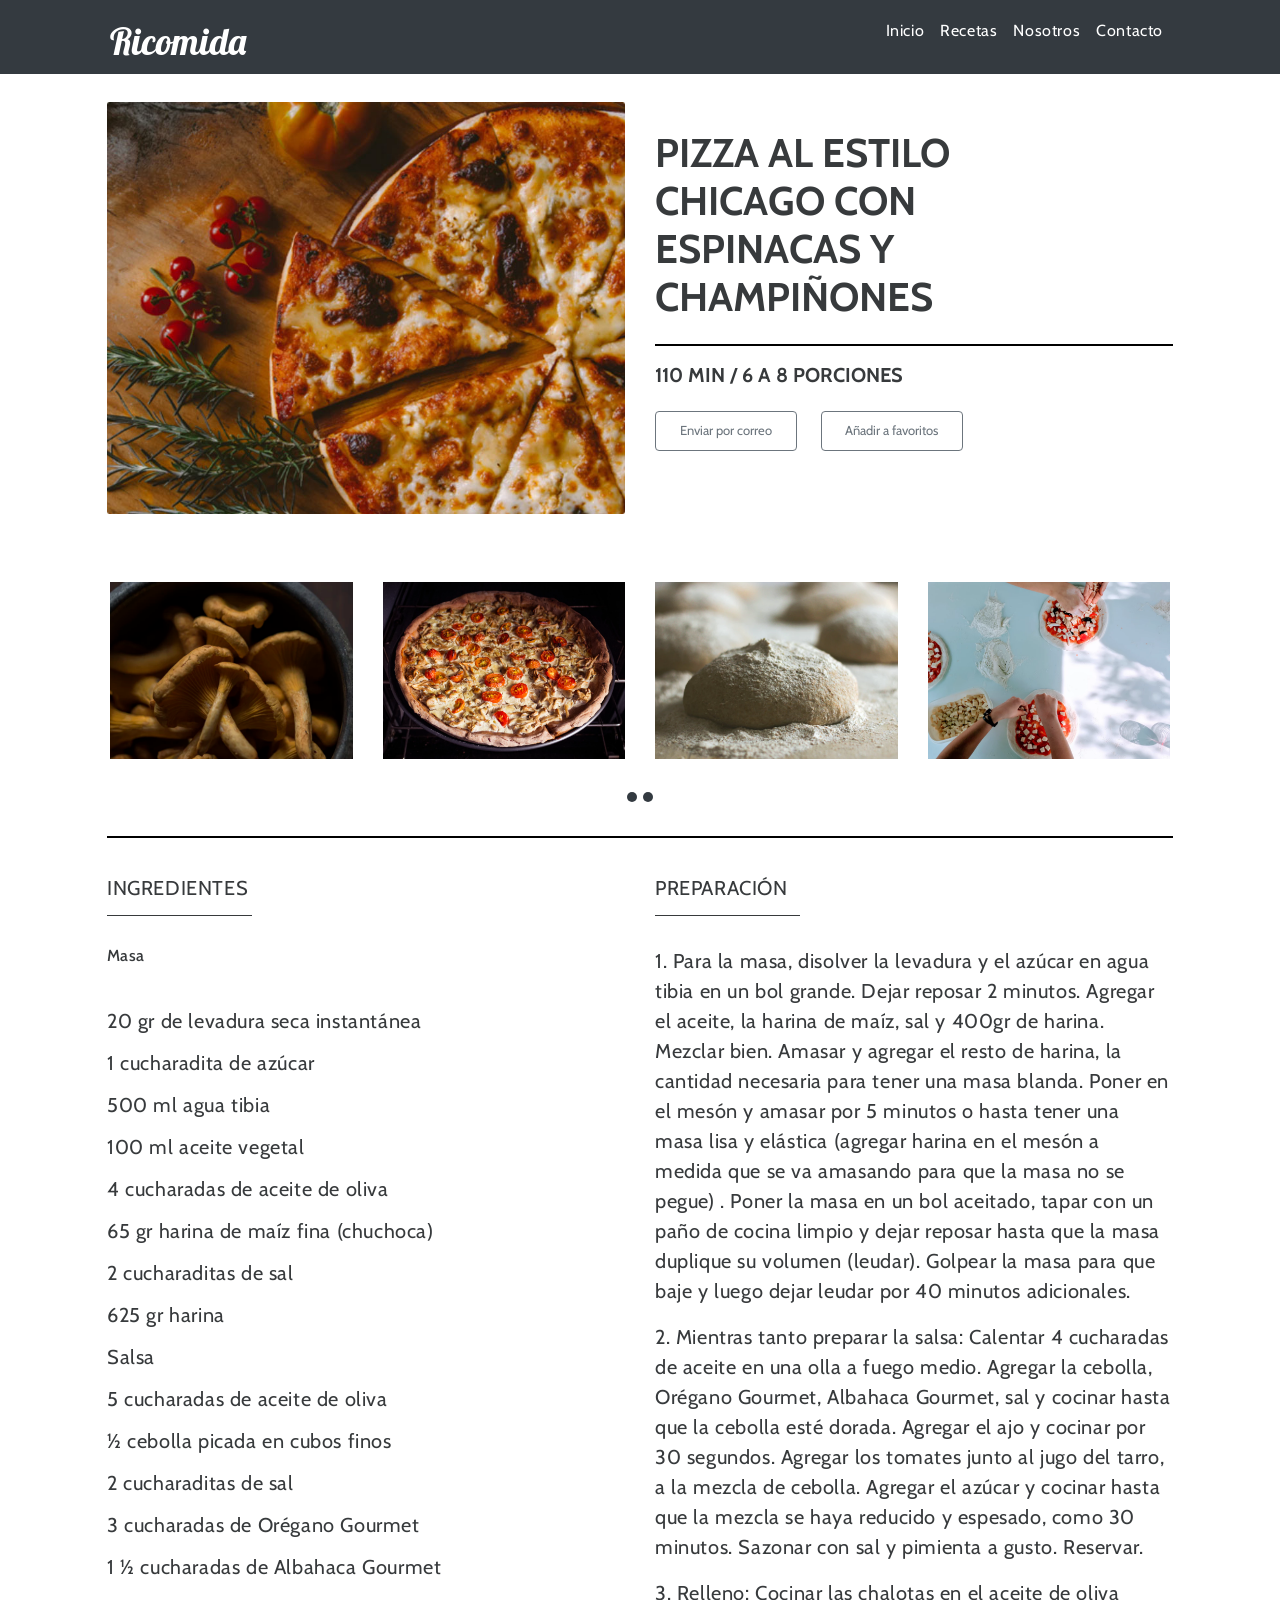
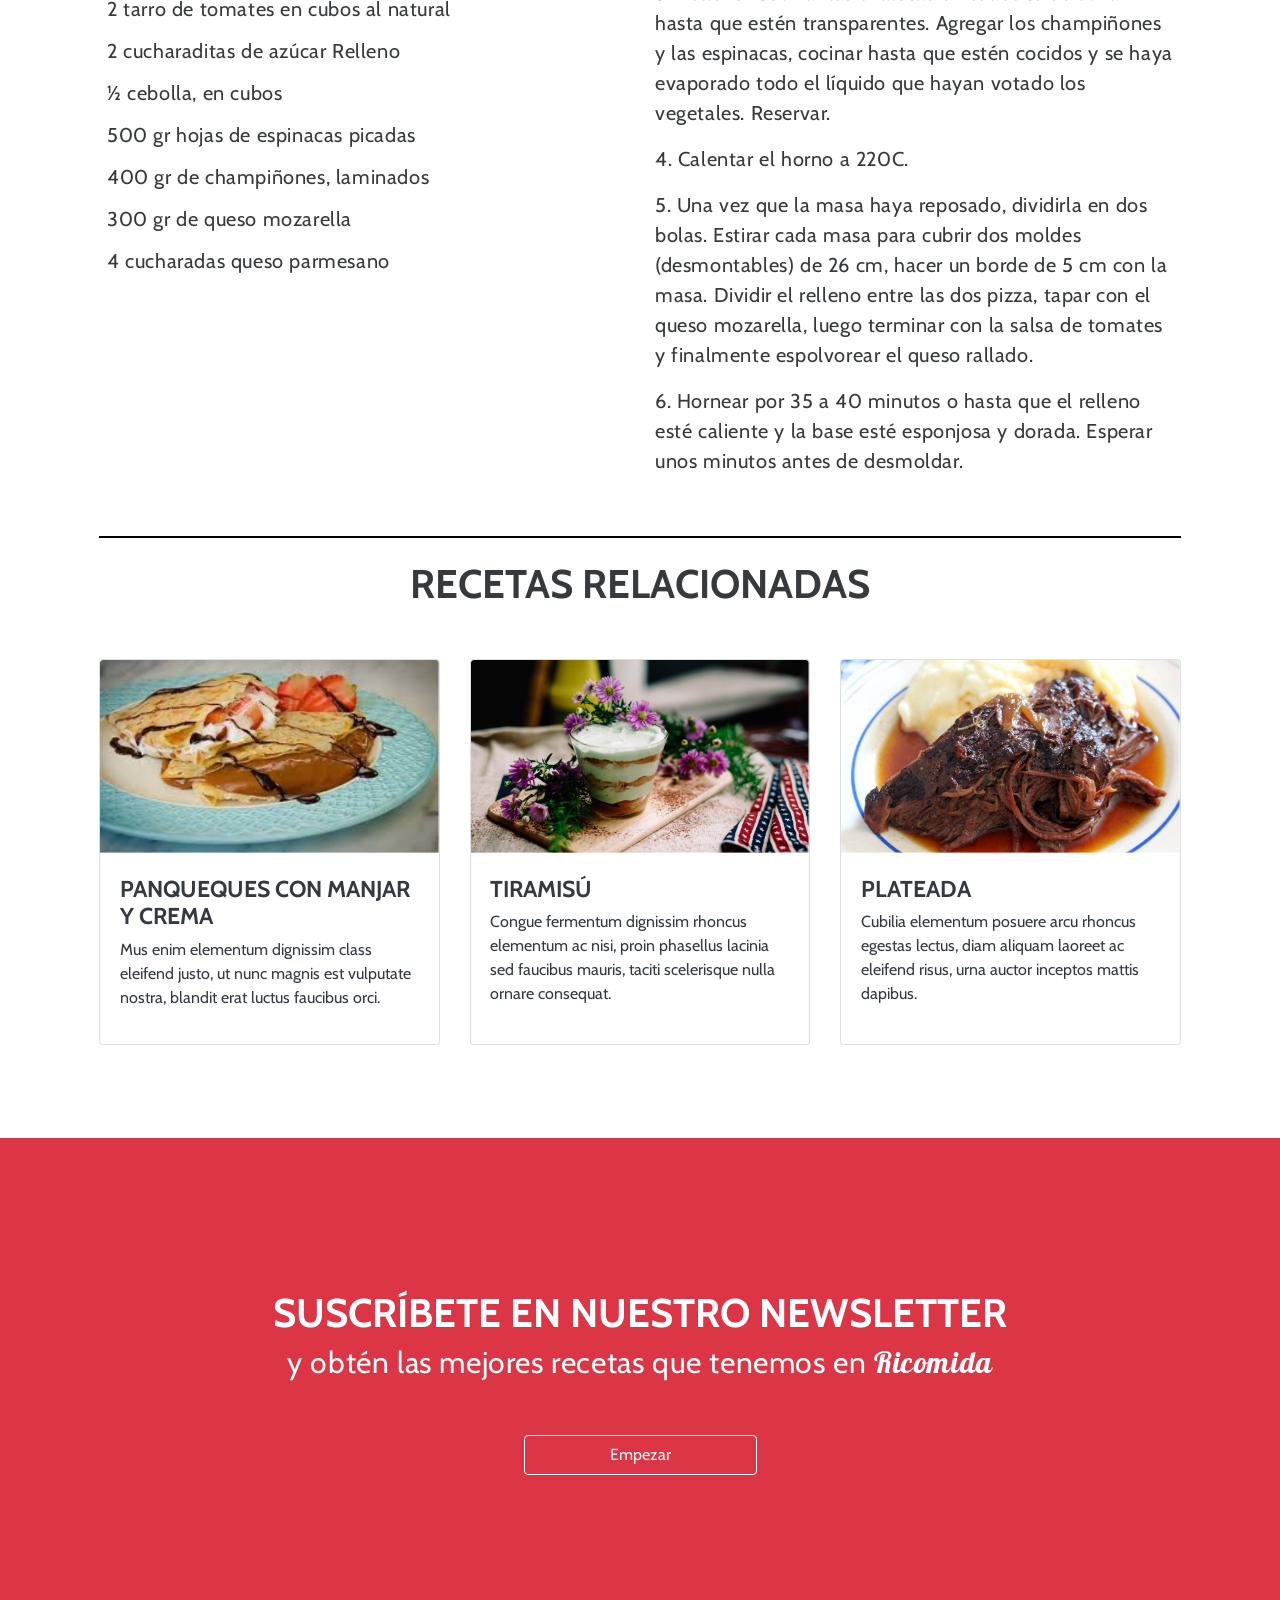
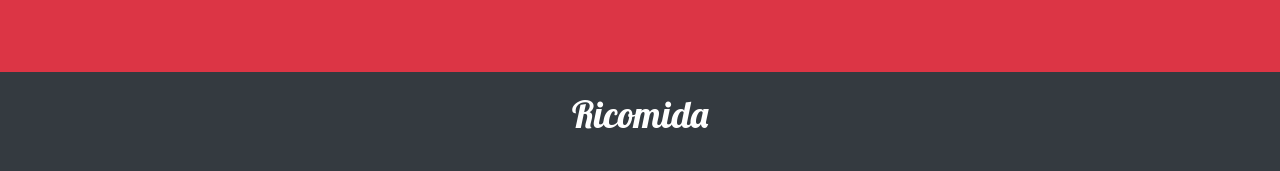
<file: Evaluados/Ricomida/index.html>
<!DOCTYPE html>
<html lang="es">

<head>
    <meta charset="UTF-8">
    <meta name="viewport" content="width=device-width, initial-scale=1.0">
    <meta http-equiv="X-UA-Compatible" content="ie=edge">
    <title>Ricomida</title>
    <!--CSS de Bootstrap 4.2.1-->
    <link rel="stylesheet" href="https://stackpath.bootstrapcdn.com/bootstrap/4.2.1/css/bootstrap.min.css"
        integrity="sha384-GJzZqFGwb1QTTN6wy59ffF1BuGJpLSa9DkKMp0DgiMDm4iYMj70gZWKYbI706tWS" crossorigin="anonymous">

    <!--Google Fonts-->
    <link href="https://fonts.googleapis.com/css?family=Cabin:400,700|Lobster&display=swap" rel="stylesheet">

    <!--Font Awesome-->
    <link rel="stylesheet" href="https://use.fontawesome.com/releases/v5.6.3/css/all.css"
        integrity="sha384-UHRtZLI+pbxtHCWp1t77Bi1L4ZtiqrqD80Kn4Z8NTSRyMA2Fd33n5dQ8lWUE00s/" crossorigin="anonymous">

    <link rel="stylesheet" href="assets/css/style.css">
</head>

<body>
    <header>
        <nav class="navbar cabeza navbar-expand-lg navbar-dark bg-dark fixed-top">
            <div class="container marca">
                <a class="navbar-brand" href="#" width="137" height="46">Ricomida </a>

                <button class="navbar-toggler" type="button" data-toggle="collapse" data-target="#navbarNav"
                    aria-controls="navbarNav" aria-expanded="false" aria-label="Toggle navigation">
                    <span class="navbar-toggler-icon"></span>
                </button>

                <div class="collapse navbar-collapse" id="navbarNav">
                    <ul class="navbar-nav ml-auto">
                        <li class="nav-item">
                            <a class="nav-link" href="#inicio">Inicio</a>
                        </li>
                        <li class="nav-item">
                            <a class="nav-link" href="#work">Recetas</a>
                        </li>
                        <li class="nav-item">
                            <a class="nav-link" href="#nosotros">Nosotros</a>
                        </li>
                        <li class="nav-item">
                            <a class="nav-link" href="#contacto">Contacto</a>
                        </li>
                    </ul>
                </div>
            </div>
        </nav>
    </header>
    <div class="color-fondo">
        <div class="cuerpo container bg-white">
            <section class="row ">
                <div class="col-sm-12  col-md-6 img-fluid ">
                    <hr class="hr-top">
                    <img src="assets/img/principal.jpg" alt="principal">
                </div>
                <hr>
                <div class="titulo col-sm-12  col-md-6 ">
                    <h1 class="text-center text-md-left">
                        PIZZA AL ESTILO CHICAGO CON ESPINACAS Y CHAMPIÑONES
                    </h1>
                    <hr>
                    <h5 class="text-nowrap text-center text-md-left ">110 MIN / 6 A 8 PORCIONES</h5>

                    <div class="botones d-flex justify-content-center">

                        <button type="button" class="btn btn-outline-secondary text-nowrap " data-toggle="tooltip"
                            data-placement="bottom" title="Presiona para enviar a tu correo">
                            Enviar por correo
                        </button>

                        <button type="button" class="btn btn-outline-secondary segundo ml-3 text-nowrap"
                            data-toggle="tooltip" data-placement="right" title="Presiona para enviar a tu correo">
                            Añadir a favoritos
                        </button>
                    </div>
                </div>
                <hr>

            </section>
        </div>

        <div class="carusel container">
            <div id="carouselExampleIndicators" class="carousel slide d-none d-sm-none d-md-block" data-ride="carousel">
                <ol class="carousel-indicators">
                    <li data-target="#carouselExampleIndicators" data-slide-to="0" class="active indicator"></li>
                    <li data-target="#carouselExampleIndicators" data-slide-to="1" class="indicator"></li>

                </ol>
                <div class="carousel-inner">
                    <div class="carousel-item active">
                        <div class="row">
                            <div class="col-3">
                                <img src="assets/img/slider-1.png" alt="First slide">
                            </div>
                            <div class="col-3">
                                <img src="assets/img/slider-2.png" alt="First slide">
                            </div>
                            <div class="col-3">
                                <img src="assets/img/slider-3.png" alt="First slide">
                            </div>
                            <div class="col-3">
                                <img src="assets/img/slider-4.png" alt="First slide">
                            </div>
                        </div>
                    </div>
                    <div class="carousel-item">
                        <div class="row">
                            <div class="col-3">
                                <img src="assets/img/slider-5.png" alt="First slide">
                            </div>
                            <div class="col-3">
                                <img src="assets/img/slider-6.png" alt="First slide">
                            </div>
                            <div class="col-3">
                                <img src="assets/img/slider-7.png" alt="First slide">
                            </div>
                            <div class="col-3">
                                <img src="assets/img/slider-8.png" alt="First slide">
                            </div>
                        </div>
                    </div>

                </div>

            </div>
        </div>


        <section class="receta container">
            <hr class="hr-bottom d-none d-sm-block">
            <div class="row">
                <div class="col-sm-12  col-md-6 img-fluid ">
                    <div class="text-left">
                        <h3>INGREDIENTES</h3>
                        <h4>Masa</h4>
                        <br>
                        <ul>
                            <li>20 gr de levadura seca instantánea</li>
                            <li>1 cucharadita de azúcar </li>
                            <li>500 ml agua tibia </li>
                            <li>100 ml aceite vegetal</li>
                            <li>4 cucharadas de aceite de oliva</li>
                            <li>65 gr harina de maíz fina (chuchoca)</li>
                            <li>2 cucharaditas de sal </li>
                            <li>625 gr harina </li>
                            <li>Salsa </li>
                            <li>5 cucharadas de aceite de oliva </li>
                            <li>½ cebolla picada en cubos finos </li>
                            <li>2 cucharaditas de sal </li>
                            <li>3 cucharadas de Orégano Gourmet </li>
                            <li>1 ½ cucharadas de Albahaca Gourmet</li>
                            <li>2 tarro de tomates en cubos al natural </li>
                            <li>2 cucharaditas de azúcar Relleno </li>
                            <li>½ cebolla, en cubos</li>
                            <li>500 gr hojas de espinacas picadas</li>
                            <li>400 gr de champiñones, laminados</li>
                            <li>300 gr de queso mozarella</li>
                            <li>4 cucharadas queso parmesano</li>
                        </ul>

                    </div>
                </div>

                <div class="col-sm-12  col-md-6">
                    <div class="text-left">
                        <h3>PREPARACIÓN </h3>
                        <ul>
                            1. Para la masa, disolver la levadura y el azúcar en agua tibia en un bol grande. Dejar
                            reposar
                            2 minutos. Agregar el aceite, la harina de maíz, sal y 400gr de harina. Mezclar bien. Amasar
                            y
                            agregar el resto de harina, la cantidad necesaria para tener una masa blanda. Poner en el
                            mesón
                            y amasar por 5 minutos o hasta tener una masa lisa y elástica (agregar harina en el mesón a
                            medida que se va amasando para que la masa no se pegue) . Poner la masa en un bol aceitado,
                            tapar con un paño de cocina limpio y dejar reposar hasta que la masa duplique su volumen
                            (leudar). Golpear la masa para que baje y luego dejar leudar por 40 minutos adicionales.
                        </ul>
                        <ul>2. Mientras tanto preparar la salsa: Calentar 4 cucharadas de aceite en una olla a fuego
                            medio.
                            Agregar la cebolla, Orégano Gourmet, Albahaca Gourmet, sal y cocinar hasta que la cebolla
                            esté
                            dorada. Agregar el ajo y cocinar por 30 segundos. Agregar los tomates junto al jugo del
                            tarro, a
                            la mezcla de cebolla. Agregar el azúcar y cocinar hasta que la mezcla se haya reducido y
                            espesado, como 30 minutos. Sazonar con sal y pimienta a gusto. Reservar.

                        </ul>
                        <ul>3. Relleno: Cocinar las chalotas en el aceite de oliva hasta que estén transparentes.
                            Agregar
                            los champiñones y las espinacas, cocinar hasta que estén cocidos y se haya evaporado todo el
                            líquido que hayan votado los vegetales. Reservar.
                        </ul>
                        <ul>4. Calentar el horno a 220C. </ul>
                        <ul>5. Una vez que la masa haya reposado, dividirla en dos bolas. Estirar cada masa para cubrir
                            dos
                            moldes (desmontables) de 26 cm, hacer un borde de 5 cm con la masa. Dividir el relleno entre
                            las
                            dos pizza, tapar con el queso mozarella, luego terminar con la salsa de tomates y finalmente
                            espolvorear el queso rallado. </ul>
                        <ul>6. Hornear por 35 a 40 minutos o hasta que el relleno esté caliente y la base esté esponjosa
                            y
                            dorada. Esperar unos minutos antes de desmoldar.
                        </ul>
                    </div>


                </div>


            </div>
        </section>

        <section class="container-fluid   bg-white text-dark" id="work">
            <hr>
            <h2 class="display-4 text-center font-weight-bold ">RECETAS RELACIONADAS</h2>
            <div class="card-deck">
                <div class="card">
                    <img class="card-img-top" src="assets/img/recipe-card-1.png" alt="card-1">
                    <div class="card-body">
                        <h5 class="card-title">PANQUEQUES CON MANJAR Y CREMA</h5>
                        <p class="card-text">Mus enim elementum dignissim class eleifend justo, ut nunc magnis est
                            vulputate
                            nostra, blandit erat luctus faucibus orci.</p>
                    </div>
                </div>
                <div class="card">
                    <img class="card-img-top" src="assets/img/recipe-card-2.png" alt="card-2">
                    <div class="card-body">
                        <h5 class="card-title">TIRAMISÚ</h5>
                        <p class="card-text">Congue fermentum dignissim rhoncus elementum ac nisi, proin phasellus
                            lacinia
                            sed faucibus mauris, taciti scelerisque nulla ornare consequat.</p>

                    </div>
                </div>
                <div class="card">
                    <img class="card-img-top" src="assets/img/recipe-card-3.png" alt="card-3">
                    <div class="card-body">
                        <h5 class="card-title">PLATEADA</h5>
                        <p class="card-text">Cubilia elementum posuere arcu rhoncus egestas lectus, diam aliquam laoreet
                            ac
                            eleifend risus, urna auctor inceptos mattis dapibus.</p>
                    </div>
                </div>
            </div>
        </section>
    </div>
    <div id="nosotros">
        <div class=" newsletter d-flex  bg-danger text-center text-white justify-content-center">
            <div class="news">
                <h2 class="suscribete">SUSCRÍBETE EN NUESTRO NEWSLETTER</h2>
                <h3>y obtén las mejores recetas que tenemos en <span>Ricomida</span></h3>
                <button type="button" class="empezar btn btn-outline-light ">Empezar</button>
            </div>
        </div>
    </div>



    <footer class="bg-dark text-center text-white justify-content-center">
        <p>Ricomida</p>
    </footer>

    <!--jQuery 3.3.1 sin slim-->
    <script src="https://code.jquery.com/jquery-3.3.1.min.js"
        integrity="sha256-FgpCb/KJQlLNfOu91ta32o/NMZxltwRo8QtmkMRdAu8=" crossorigin="anonymous"></script>

    <!--Popper JS 1.14.3-->
    <script src="https://cdnjs.cloudflare.com/ajax/libs/popper.js/1.14.6/umd/popper.min.js"
        integrity="sha384-wHAiFfRlMFy6i5SRaxvfOCifBUQy1xHdJ/yoi7FRNXMRBu5WHdZYu1hA6ZOblgut" crossorigin="anonymous">
        </script>

    <!--Bootstrap JS 4.2.1-->
    <script src="https://stackpath.bootstrapcdn.com/bootstrap/4.2.1/js/bootstrap.min.js"
        integrity="sha384-B0UglyR+jN6CkvvICOB2joaf5I4l3gm9GU6Hc1og6Ls7i6U/mkkaduKaBhlAXv9k" crossorigin="anonymous">
        </script>

    <!--Mi script-->
    <script src="assets/js/script.js"></script>
</body>

</html>
</file>
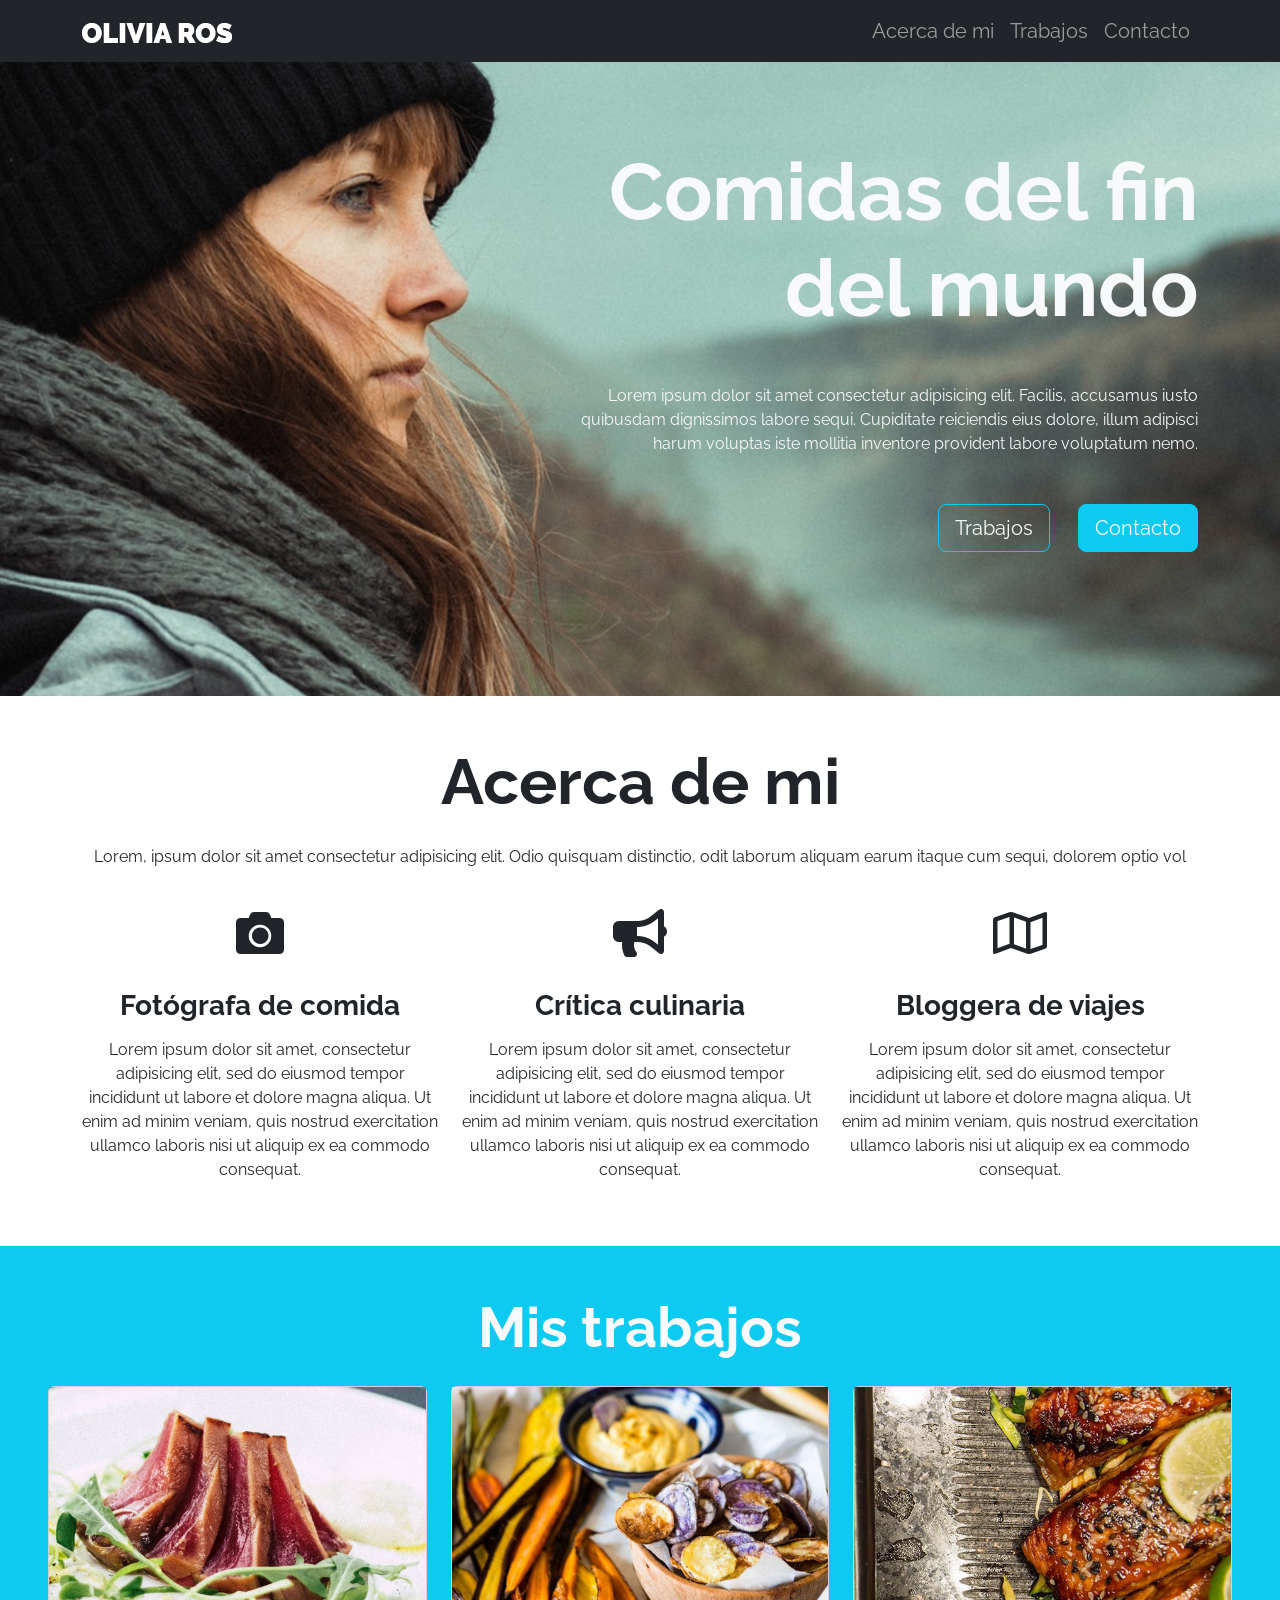
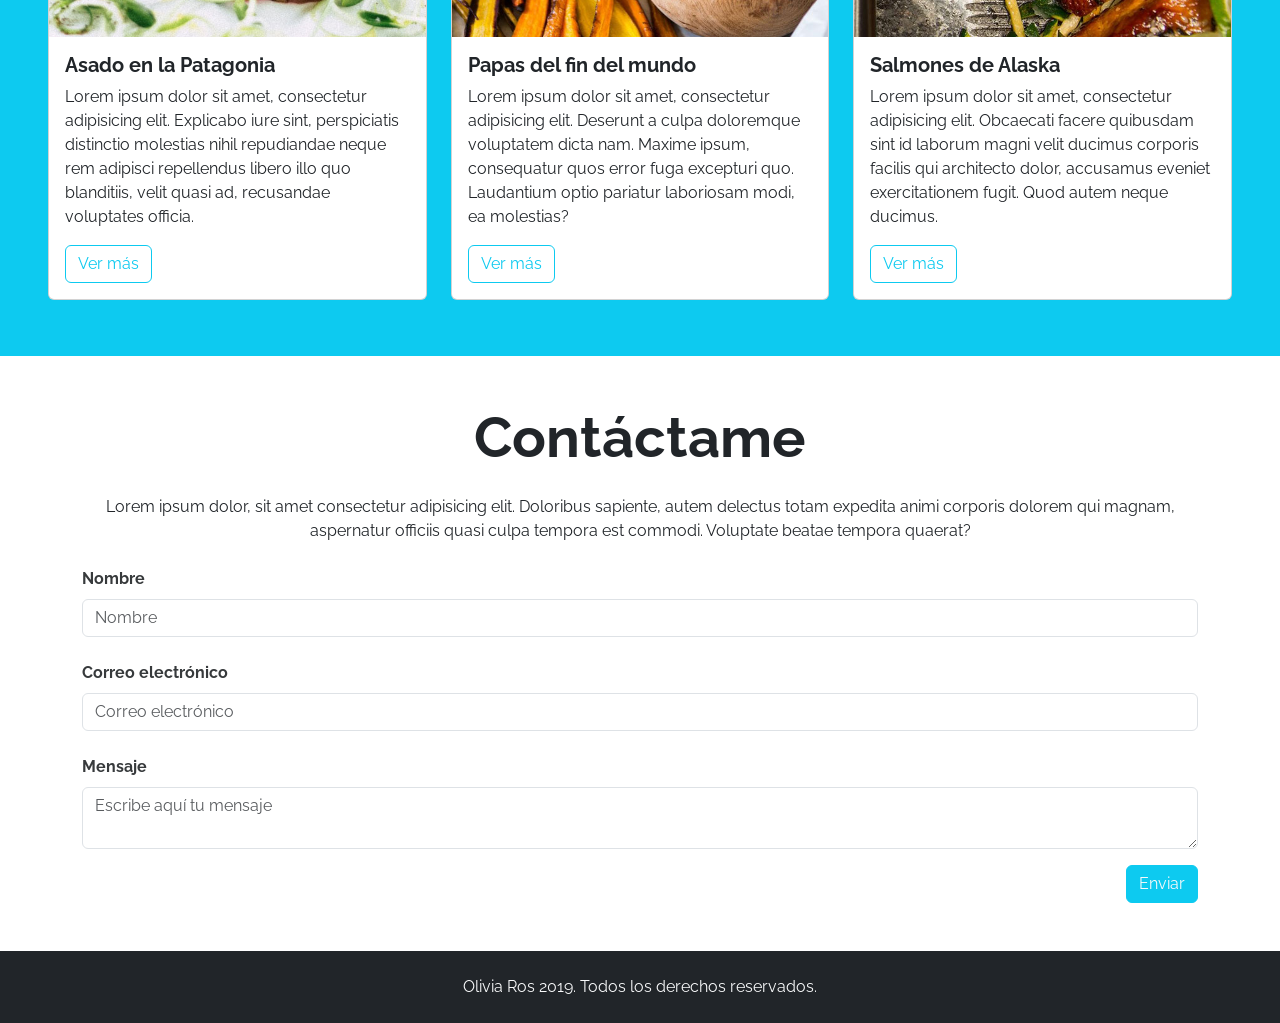
<file: Evaluados/OliviaRos/HTML/index.html>
<!DOCTYPE html>
<html lang="en">

<head>
    <meta charset="UTF-8">
    <meta http-equiv="X-UA-Compatible" content="IE=edge">
    <meta name="viewport" content="width=device-width, initial-scale=1.0">
    <link rel="preconnect" href="https://fonts.googleapis.com">
    <link rel="preconnect" href="https://fonts.gstatic.com" crossorigin>
    <link href="https://fonts.googleapis.com/css2?family=Raleway:wght@400;700&display=swap" rel="stylesheet">
    <link href="https://cdn.jsdelivr.net/npm/bootstrap@5.1.3/dist/css/bootstrap.min.css" rel="stylesheet"
        integrity="sha384-1BmE4kWBq78iYhFldvKuhfTAU6auU8tT94WrHftjDbrCEXSU1oBoqyl2QvZ6jIW3" crossorigin="anonymous">
    <title>Olivia Ros</title>
    <link rel="stylesheet" href="https://cdnjs.cloudflare.com/ajax/libs/font-awesome/5.9.0/css/all.min.css"
        integrity="sha512-q3eWabyZPc1XTCmF+8/LuE1ozpg5xxn7iO89yfSOd5/oKvyqLngoNGsx8jq92Y8eXJ/IRxQbEC+FGSYxtk2oiw=="
        crossorigin="anonymous" referrerpolicy="no-referrer" />
    <link rel="stylesheet" href="assets/css/styles.css">
</head>

<body>
    <nav class="navbar navbar-expand-lg navbar-dark bg-dark fixed-top">
        <div class="container">
            <a class="navbar-brand" href="#">
                <img src="assets/img/logo.png" class="img-fluid">
            </a>
            <button class="navbar-toggler" type="button" data-bs-toggle="collapse"
                aria-controls="navbarSupportedContent" aria-expanded="false" aria-label="Toggle navigation">
                <span class="navbar-toggler-icon"></span>
            </button>
            <div class="collapse navbar-collapse" id="navbarSupportedContent">
                <ul class="navbar-nav ms-auto mb-2 mb-lg-0 fs-5">
                    <li class="nav-item">
                        <a class="nav-link" href="#">Acerca de mi</a>
                    </li>
                    <li class="nav-item">
                        <a class="nav-link" href="#">Trabajos</a>
                    </li>
                    <li class="nav-item">
                        <a class="nav-link" href="#">Contacto</a>
                    </li>

                </ul>

            </div>
        </div>
    </nav>

    <header id="Hero-Section" class="text-light text-end py-5 mt-5">
        <div class="container">
            <div class="ms-auto col-12 col-md-7 ">
                <h1 class="display-1 fw-bold my-5">
                    Comidas del fin <br> del mundo
                </h1>
                <p class="my-5">
                    Lorem ipsum dolor sit amet consectetur adipisicing elit. Facilis, accusamus iusto quibusdam
                    dignissimos labore sequi. Cupiditate reiciendis eius dolore, illum adipisci harum voluptas iste
                    mollitia inventore provident labore voluptatum nemo.
                </p>
                <div class="mb-5 pb-5">
                    <button class="btn btn-lg btn-outline-info text-light me-4">Trabajos</button>
                    <button class="btn btn-lg btn-info text-light">Contacto</button>
                </div>
            </div>
        </div>
    </header>


    <section id="Acerca-de-mi" class="container text-center my-5">


        <h2 class="display-3 fw-bold my-4">Acerca de mi</h2>

        <p class="my-4">
            Lorem, ipsum dolor sit amet consectetur adipisicing elit. Odio quisquam distinctio, odit laborum aliquam
            earum itaque cum sequi, dolorem optio vol
        </p>


        <div class="row">
            <div class="col-12 col-md-4">
                <i class="fas fa-camera fa-3x my-3"></i>
                <h3 class="my-3 fw-bold">Fotógrafa de comida</h3>
                <p class="my-3">
                    Lorem ipsum dolor sit amet, consectetur adipisicing elit, sed do
                    eiusmod tempor incididunt ut labore et dolore magna aliqua. Ut enim
                    ad minim veniam, quis nostrud exercitation ullamco laboris nisi ut
                    aliquip ex ea commodo consequat.
                </p>
            </div>
            <div class="col-12 col-md-4">
                <i class="fas fa-bullhorn fa-3x my-3"></i>
                <h3 class="my-3 fw-bold">Crítica culinaria</h3>
                <p class="my-3">
                    Lorem ipsum dolor sit amet, consectetur adipisicing elit, sed do
                    eiusmod tempor incididunt ut labore et dolore magna aliqua. Ut enim
                    ad minim veniam, quis nostrud exercitation ullamco laboris nisi ut
                    aliquip ex ea commodo consequat.
                </p>
            </div>
            <div class="col-12 col-md-4">
                <i class="far fa-map fa-3x my-3"></i>
                <h3 class="my-3 fw-bold">Bloggera de viajes</h3>
                <p class="my-3">
                    Lorem ipsum dolor sit amet, consectetur adipisicing elit, sed do
                    eiusmod tempor incididunt ut labore et dolore magna aliqua. Ut enim
                    ad minim veniam, quis nostrud exercitation ullamco laboris nisi ut
                    aliquip ex ea commodo consequat.
                </p>
            </div>
        </div>
    </section>


    <section id="Mis-trabajos" class="my-5 p-5 bg-info">

        <h2 class="display-4 fw-bold text-center text-light mb-3">Mis trabajos</h2>

        <div class="row">
            <div class="col-12 col-sm-4 py-2">
                <div class="card">
                    <div class="image-top" style="background-image: url(assets/img/card-1.jpg)"></div>
                    <div class="card-body">
                        <h5 class="card-title fw-bold">Asado en la Patagonia</h5>
                        <p class="card-text">
                            Lorem ipsum dolor sit amet, consectetur adipisicing elit.
                            Explicabo iure sint, perspiciatis distinctio molestias nihil
                            repudiandae neque rem adipisci repellendus libero illo quo
                            blanditiis, velit quasi ad, recusandae voluptates officia.
                        </p>
                        <button type="button" class="btn btn-outline-info">
                            Ver más
                        </button>
                    </div>
                </div>
            </div>
            <div class="col-12 col-sm-4 py-2">
                <div class="card">
                    <div class="image-top" style="background-image: url(assets/img/card-2.jpg)"></div>
                    <div class="card-body">
                        <h5 class="card-title fw-bold">Papas del fin del mundo</h5>
                        <p class="card-text">
                            Lorem ipsum dolor sit amet, consectetur adipisicing elit.
                            Deserunt a culpa doloremque voluptatem dicta nam. Maxime ipsum,
                            consequatur quos error fuga excepturi quo. Laudantium optio
                            pariatur laboriosam modi, ea molestias?
                        </p>
                        <button type="button" class="btn btn-outline-info">
                            Ver más
                        </button>
                    </div>
                </div>
            </div>
            <div class="col-12 col-sm-4 py-2">
                <div class="card">
                    <div class="image-top" style="background-image: url(assets/img/card-3.jpg)"></div>
                    <div class="card-body">
                        <h5 class="card-title fw-bold">Salmones de Alaska</h5>
                        <p class="card-text">
                            Lorem ipsum dolor sit amet, consectetur adipisicing elit.
                            Obcaecati facere quibusdam sint id laborum magni velit ducimus
                            corporis facilis qui architecto dolor, accusamus eveniet
                            exercitationem fugit. Quod autem neque ducimus.
                        </p>
                        <button type="button" class="btn btn-outline-info">
                            Ver más
                        </button>
                    </div>
                </div>
            </div>
        </div>

    </section>



    <section id="Contacto" class="container my-5">

        <h2 class="display-4 fw-bold text-center my-4">Contáctame</h2>

        <p class="text-center my-4 d-none d-md-block">Lorem ipsum dolor, sit amet consectetur adipisicing elit.
            Doloribus
            sapiente, autem delectus totam expedita
            animi corporis dolorem qui magnam, aspernatur officiis quasi culpa tempora est commodi. Voluptate beatae
            tempora quaerat?</p>

        <form>


            <div class="form-group mb-4">
                <label class="mb-2">Nombre</label>
                <input class="form-control" placeholder="Nombre">
            </div>

            <div class="form-group mb-4">
                <label class="mb-2">Correo electrónico</label>
                <input class="form-control" placeholder="Correo electrónico" />
            </div>


            <div class="form-group">
                <label class="mb-2">Mensaje</label>
                <textarea class="form-control" placeholder="Escribe aquí tu mensaje"></textarea>
            </div>

            <div class="my-3 text-end">
                <button class="btn btn-info text-light">Enviar</button>
            </div>



        </form>

    </section>



    <footer class="bg-dark text-center text-light p-4">
        <p class="mb-0">Olivia Ros 2019. Todos los derechos reservados.</p>
    </footer>


    <script src="https://cdn.jsdelivr.net/npm/bootstrap@5.1.3/dist/js/bootstrap.bundle.min.js"
        integrity="sha384-ka7Sk0Gln4gmtz2MlQnikT1wXgYsOg+OMhuP+IlRH9sENBO0LRn5q+8nbTov4+1p"
        crossorigin="anonymous"></script>
</body>

</html>
</file>
<file: Evaluados/Ricomida/assets/css/style.css>
body {
  font-family: "Lobster", cursive;
  font-family: "Cabin", sans-serif;
  background-color: #333a40;
  color: #373a3c;
}
a.nav-link {
  font-size: 16px;
  color: #ffffff !important;
  font-family: "Cabin", sans-serif;
  font-weight: normal;
}
.hr-top {
  display: block;
  margin-top: 13px;
  margin-bottom: 14px;
  background-color: #000000;
}
.hr-bottom {
  margin-top: -30px;
  background-color: #000000;
}
hr {
  margin-top: 7.5px;
  margin-bottom: 17px;
  height: 1pt;
  background-color: #000000 !important;
}
header {
  width: 100%;
  height: auto;
}
.cabeza {
  padding-left: 37px;
  padding-right: 37px;
}
.cuerpo {
  padding-left: 37px;
  padding-right: 37px;
  background-color: #ffffff;
}
.titulo {
  padding-top: 13.5px;
}
.receta {
  padding-top: 40px !important;
  padding-left: 37px;
  padding-right: 37px;
  background-color: #ffffff;
}
h1 {
  font-size: 25px;
}

section {
  padding-top: 100px;
}
.container img {
  width: 100%;
}
a.navbar-brand {
  width: 137px;
  height: 46px;
  font-size: 37px;
  font-family: "Lobster", cursive;
  text-align: center;
  padding: 0;
  margin: 0;
}
nav {
  font-family: "Cabin", sans-serif;
}
h5 {
  font-size: 16px;
  font-weight: bold;
}
.botones {
  width: 100%;
  margin-top: 21px;
  font-weight: normal;
}
button.btn {
  width: 114.21px;
  height: 40px;
  padding: 0px !important;
}
.btn-header {
  margin-right: 20px;
}
.btn-outline-secondary {
  font-size: 13px;
}
h2 {
  font-size: 25px !important;
  margin-top: 19.5px;
  margin-bottom: 38.5px;
  color: #373a3c !important;
}
h3 {
  font-size: 16px;
  text-decoration: none;
  margin-bottom: 30px;
  font-weight: bold;
  letter-spacing: 0.48px;
}
h4 {
  font-size: 16px;
  text-decoration: none;
  margin-bottom: 10px;
  letter-spacing: 0.48px;
}
ul {
  list-style: none;
  padding: 0;
  font-size: 16px;
  font-weight: normal;
  line-height: 30px;
  letter-spacing: 0.48px;
}
li {
  margin-bottom: 12px;
  font-size: 16px;
  letter-spacing: 0.48px;
  font-weight: normal;
}
#work {
  padding-top: 20px !important;
  padding-left: 37px;
  padding-right: 37px;
  padding-bottom: 36.19px;
}
.card-deck .card {
  margin-bottom: 26.19px !important;
}

h5.card-title {
  font-size: 17px;
  font-weight: bold;
  margin-bottom: 31px;
}
p.card-text {
  font-size: 16px;
  font-weight: normal;
}
div.card-body {
  padding-top: 22.21px;
  padding-left: 15.19px;
  padding-right: 15.19px;
}
section {
  padding-top: 62px !important ;
}
.newsletter {
  padding-top: 95.6px;
  padding-left: 37px;
  padding-right: 37px;
  padding-bottom: 95px;
}
h2.suscribete {
  font-size: 30px;
  font-weight: bold;
  margin-top: 0px;
  margin-bottom: 22px;
  color: #ffffff !important;
}
.newsletter h3 {
  font-family: "Cabin", sans-serif;
  font-size: 20px;
  font-weight: normal;
  margin-bottom: 27.5px !important;
  text-decoration: none;
}
.newsletter h3 span {
  font-size: 20px;
}
.newsletter span {
  font-family: "Lobster", cursive;
}
.empezar {
  padding-left: 90px;
  padding-right: 90px;
  width: 233px !important;
  height: 40px;
}
footer {
  width: 100%;
  height: auto;
  font-size: 37px;
  font-family: "Lobster", cursive;
  text-align: center;
  margin: 0;
  color: #ffffff;
  padding-bottom: 34px;
  padding-left: 19.5px;
  padding-right: 19.5px;
  padding-top: 41px;
}
footer p {
  margin: 0px;
  padding: 0px;
  height: 46px;
}

@media (min-width: 1280px) {
  div.container.marca:first-of-type {
    margin-left: 57px;
    margin-right: 57px;
  }
  a.nav-link {
    font-size: 16px;
    color: #ffffff !important;
    font-family: "Cabin", sans-serif;
    font-weight: normal;
  }
  .color-fondo {
    background-color: #ffffff;
    padding: 0px;
    margin: 0px;
  }
  .hr-top {
    display: none;
  }
  h1 {
    font-size: 40px;
    text-align: left;
    font-family: "Cabin", sans-serif;
    font-weight: bold;
    color: #373a3c;
    padding-top: 13px;
    width: 425px;
  }
  .cuerpo {
    padding-top: 40px;
    padding-left: 37px;
    padding-right: 37px;
    margin-bottom: 68px;
    background-color: #ffffff !important;
  }
  hr {
    margin-top: 23.5px;
    margin-bottom: 17px;
    height: 1px;
    background-color: #333a40;
  }
  .botones {
    width: 100%;
    margin-top: 24px;
    font-weight: normal;
    justify-content: left !important;
    margin-top: 24px;
  }
  button.btn {
    width: 141.71px;
    height: 40px;
    padding: 0px !important;
  }
  button.btn.btn-outline-secondary.segundo {
    margin-left: 24.29px !important;
  }
  h5 {
    font-size: 20px;
    font-weight: bold;
    font-family: "Cabin", sans-serif;
  }
  .carusel {
    margin-bottom: 57px;
    width: 1090px;
    background-color: #ffffff;
  }
  .carousel-indicators {
    top: 160px;
  }
  .carousel-indicators li.indicator {
    margin-top: 50px;
    width: 10px;
    height: 10px;
    background-color: #333a40;
    border-radius: 50%;
  }
  .hr-bottom {
    margin-top: 0px;
    margin-bottom: 38px;
    background-color: #333a40;
  }

  .receta {
    padding-top: 20.32px !important;
    font-size: 20px !important;
    font-family: "Cabin", sans-serif;
    background-color: #ffffff;
  }
  h3 {
    font-size: 20px;
    text-decoration: none;
    width: 145px;
    border-bottom: 1px solid;
    padding-bottom: 15px;
    margin-bottom: 30px;
    font-weight: normal;
    letter-spacing: 0.6px;
  }
  ul {
    font-size: 20px;
    font-weight: normal;
    line-height: 30px;
    letter-spacing: 0.6px;
  }
  li {
    font-size: 20px;
    letter-spacing: 0.6px;
    font-weight: normal;
    line-height: 30px;
  }
  h2.display-4 {
    font-size: 40px !important;
    margin-top: 22.5px;
    margin-bottom: 50.5px;
  }
  h5.card-title {
    font-size: 23px;
    font-weight: bold;
    margin-bottom: 7px;
    margin-top: 23px;
  }
  div.card-body {
    padding-top: 0px;
    padding-left: 19.52px;
    padding-right: 19.52px;
    padding-bottom: 33.81px;
  }
  div.card-deck {
    height: 400px;
  }
  #work {
    padding-bottom: 79.19px;
    width: 1156px;
    background-color: #ffffff;
  }
  .newsletter {
    padding-top: 150.5px;
    padding-left: 150px;
    padding-right: 150px;
    padding-bottom: 197px;
  }
  .news {
    width: 980px;
  }
  h2.suscribete {
    font-size: 40px !important;
    font-weight: bold;
    margin-top: 0px;
    margin-bottom: 7px;
  }
  .newsletter h3 {
    width: 100%;
    font-family: "Cabin", sans-serif;
    font-size: 30px !important;
    font-weight: normal;
    margin-bottom: 39.5px !important;
    text-decoration: none;
    border-bottom: 0px !important;
  }
  .newsletter h3 span {
    font-size: 30px !important;
  }
  .newsletter span {
    font-family: "Lobster", cursive;
    font-size: 30px;
  }
  .empezar {
    width: 233px;
    padding-left: 90px;
    padding-right: 90px;
  }
  footer {
    width: 100%;
    height: auto;
    font-size: 37px;
    font-family: "Lobster", cursive;
    text-align: center;
    margin: 0;
    color: #ffffff;
    padding-bottom: 38px;
    padding-left: 571.5px;
    padding-right: 571.5px;
    padding-top: 15px;
  }
  footer p {
    margin: 0px;
    padding: 0px;
    height: 46px;
  }
}
</file>
<file: Evaluados/OliviaRos/HTML/assets/css/styles.css>
body {
    font-family: "Raleway", sans-serif;
  }
  
  /* Hero Section */
  
  #Hero-Section {
    background-image: url("../img/bg-hero.jpg");
    background-repeat: no-repeat;
    background-size: cover;
    background-position: left;
  }
  
  /* Mis trabajos */
  
  #Mis-trabajos .image-top {
    height: 250px;
    background-repeat: no-repeat;
    background-size: cover;
    background-position: center;
  }
  
  /* Contacto */
  
  #Contacto form label {
    font-weight: 700;
    color: #373a3c;
  }
  
  @media (max-width: 768px) {
    #Contacto form label {
      font-weight: 400;
    }
  
    .navbar-brand{
      width: 100px;
    }
  
  }
</file>
